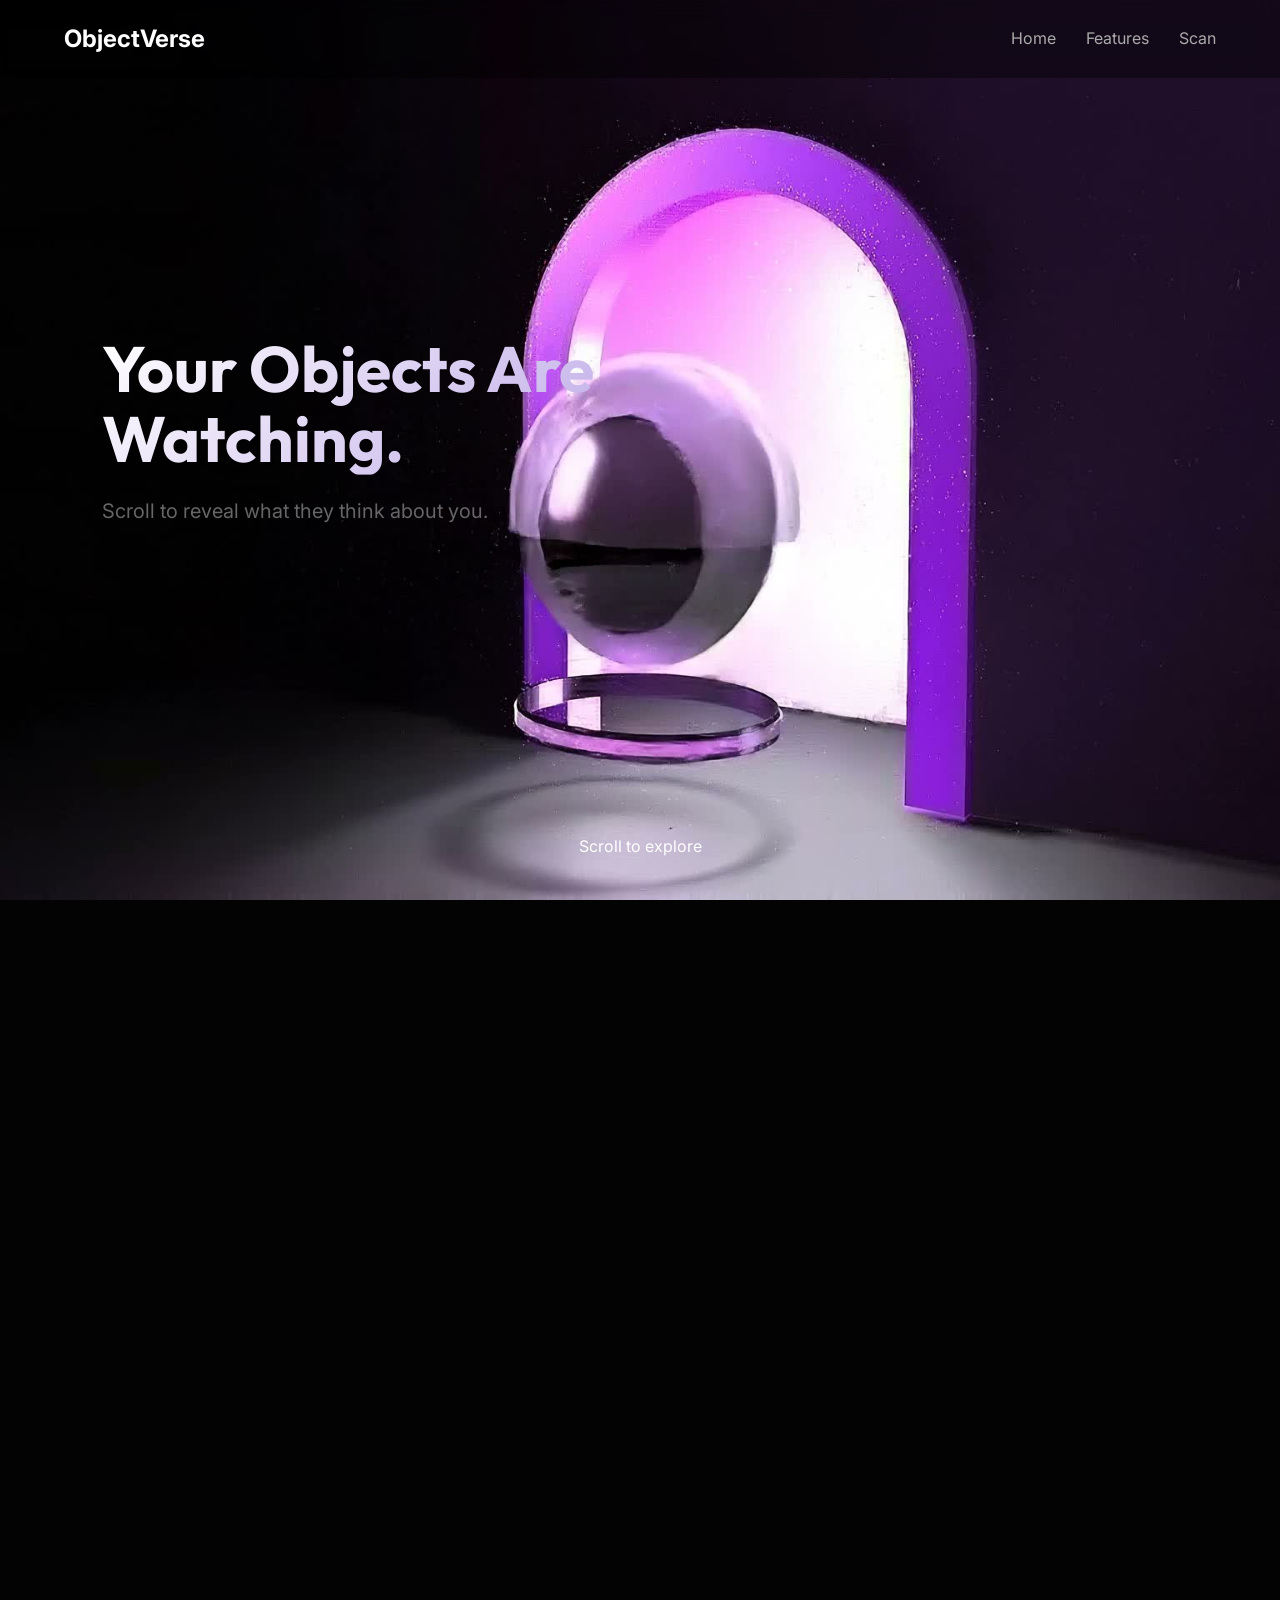
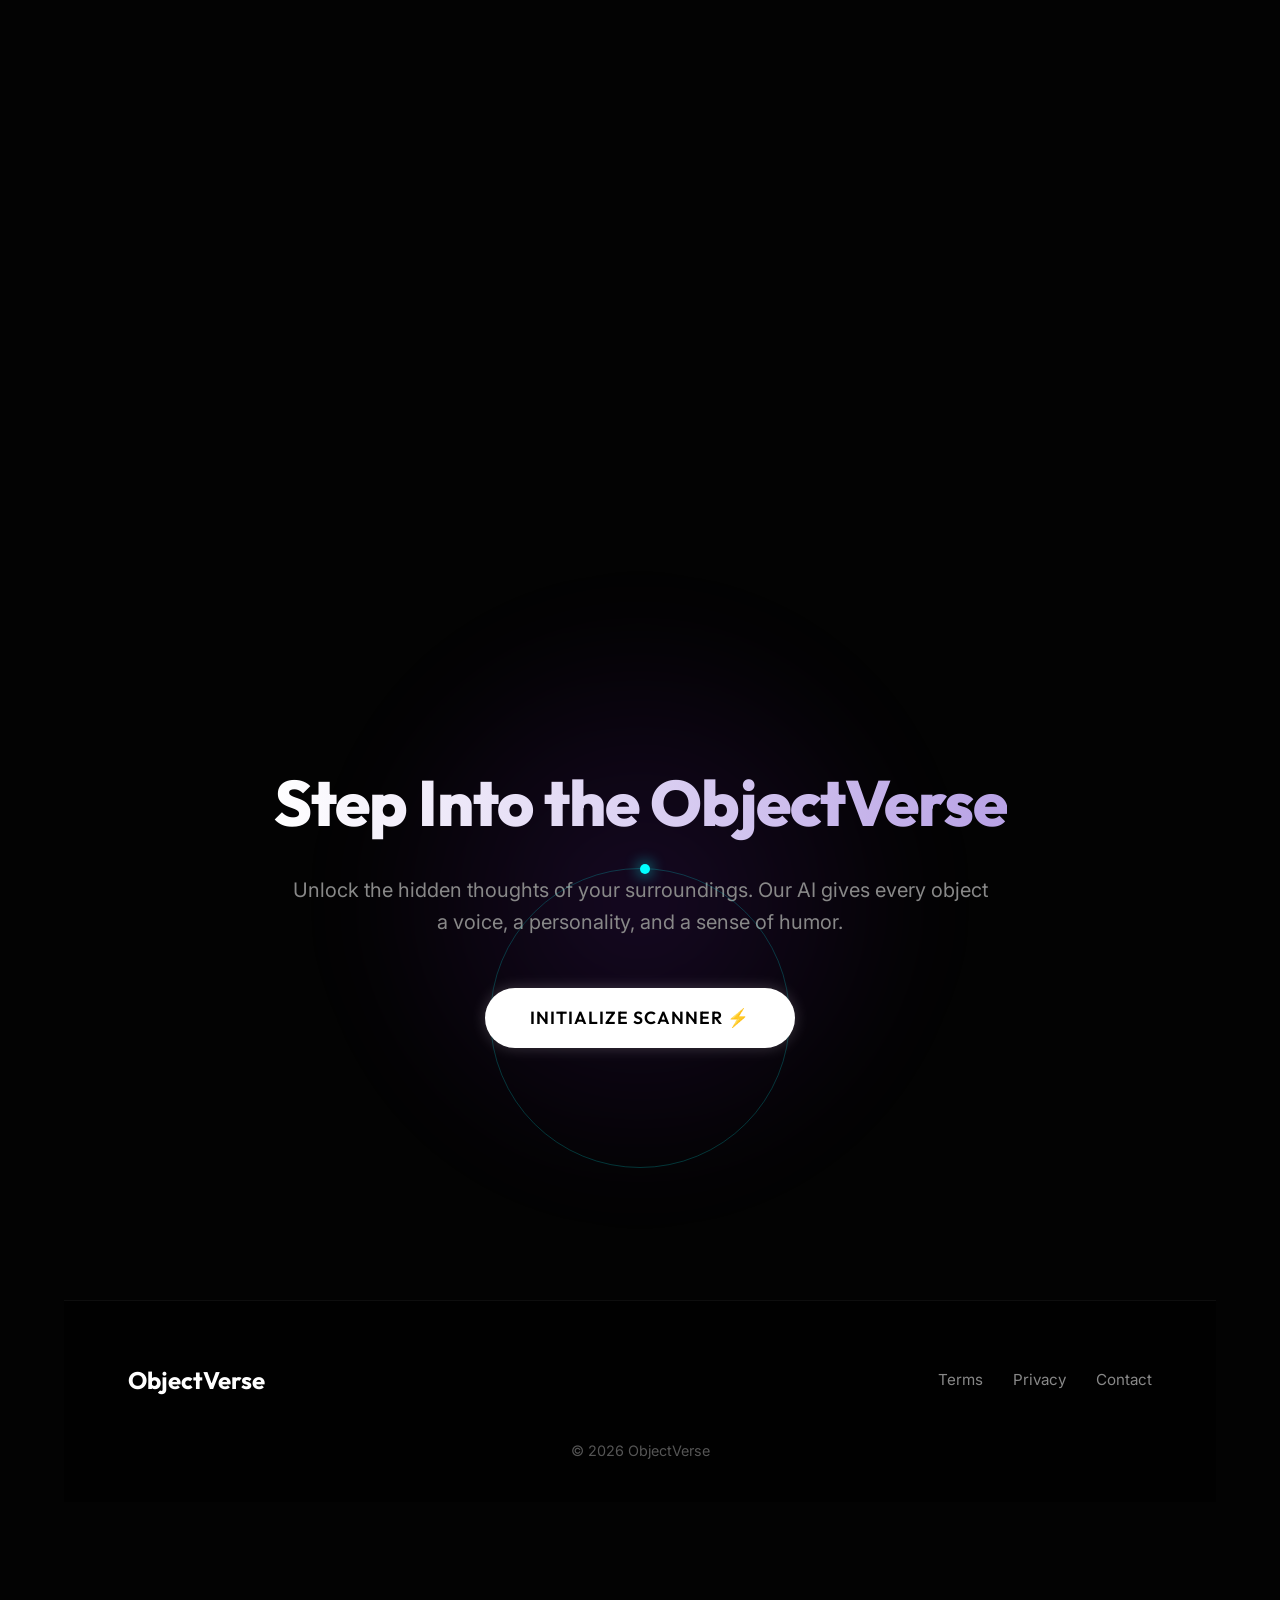
<file: objectverse/index.html>
<!DOCTYPE html>
<html lang="en">

<head>
  <meta charset="UTF-8">
  <meta name="viewport" content="width=device-width, initial-scale=1.0">
  <title>ObjectVerse | The Future of Scanning</title>

  <!-- Fonts -->
  <link rel="preconnect" href="https://fonts.googleapis.com">
  <link rel="preconnect" href="https://fonts.gstatic.com" crossorigin>
  <link
    href="https://fonts.googleapis.com/css2?family=Inter:wght@300;400;600;800&family=Outfit:wght@300;500;700&display=swap"
    rel="stylesheet">

  <link rel="stylesheet" href="style.css">
</head>

<body>

  <!-- Navigation Bar -->
  <header class="site-header">
    <div class="logo">ObjectVerse</div>
    <nav class="site-nav">
      <a href="index.html">Home</a>
      <a href="features.html">Features</a>
      <a href="scan.html">Scan</a>
    </nav>
  </header>

  <!-- Scroll Animation Section -->
  <div class="scroll-container">
    <div class="sticky-section">

      <canvas id="hero-canvas"></canvas>

      <!-- TEXT OVERLAY -->
      <div class="ui-overlay" id="ui-titles">
        <h1 class="hero-title">Your Objects Are Watching.</h1>
        <p class="hero-tagline">Scroll to reveal what they think about you.</p>
      </div>

      <!-- SCROLL INDICATOR -->
      <div class="scroll-indicator" id="scroll-indicator">
        <div class="mouse"></div>
        <p>Scroll to explore</p>
      </div>

    </div>
  </div>

  <!-- MAIN CONTENT -->
  <main class="content-section">

    <!-- SCAN SECTION (IMMERSIVE REDESIGN) -->
    <section class="action-section" id="action">
      <div class="immersive-action fade-up">
        <div class="action-bg-glow"></div>
        <div class="action-content">
          <h2 class="section-title">Step Into the ObjectVerse</h2>
          <p class="section-description">Unlock the hidden thoughts of your surroundings. Our AI gives every object a voice, a personality, and a sense of humor.</p>
          
          <div class="action-visual">
            <div class="scanner-ring-large"></div>
            <a href="scan.html" class="primary-btn neon-btn pulse-btn">
              INITIALIZE SCANNER ⚡
            </a>
          </div>
        </div>
      </div>
    </section>

    <!-- FOOTER -->
    <footer class="site-footer">
      <div class="footer-content">
        <div class="footer-logo">ObjectVerse</div>
        <div class="footer-links">
          <a href="#">Terms</a>
          <a href="#">Privacy</a>
          <a href="#">Contact</a>
        </div>
      </div>
      <p>&copy; 2026 ObjectVerse</p>
    </footer>

  </main>

  <script src="script.js"></script>

</body>

</html>
</file>
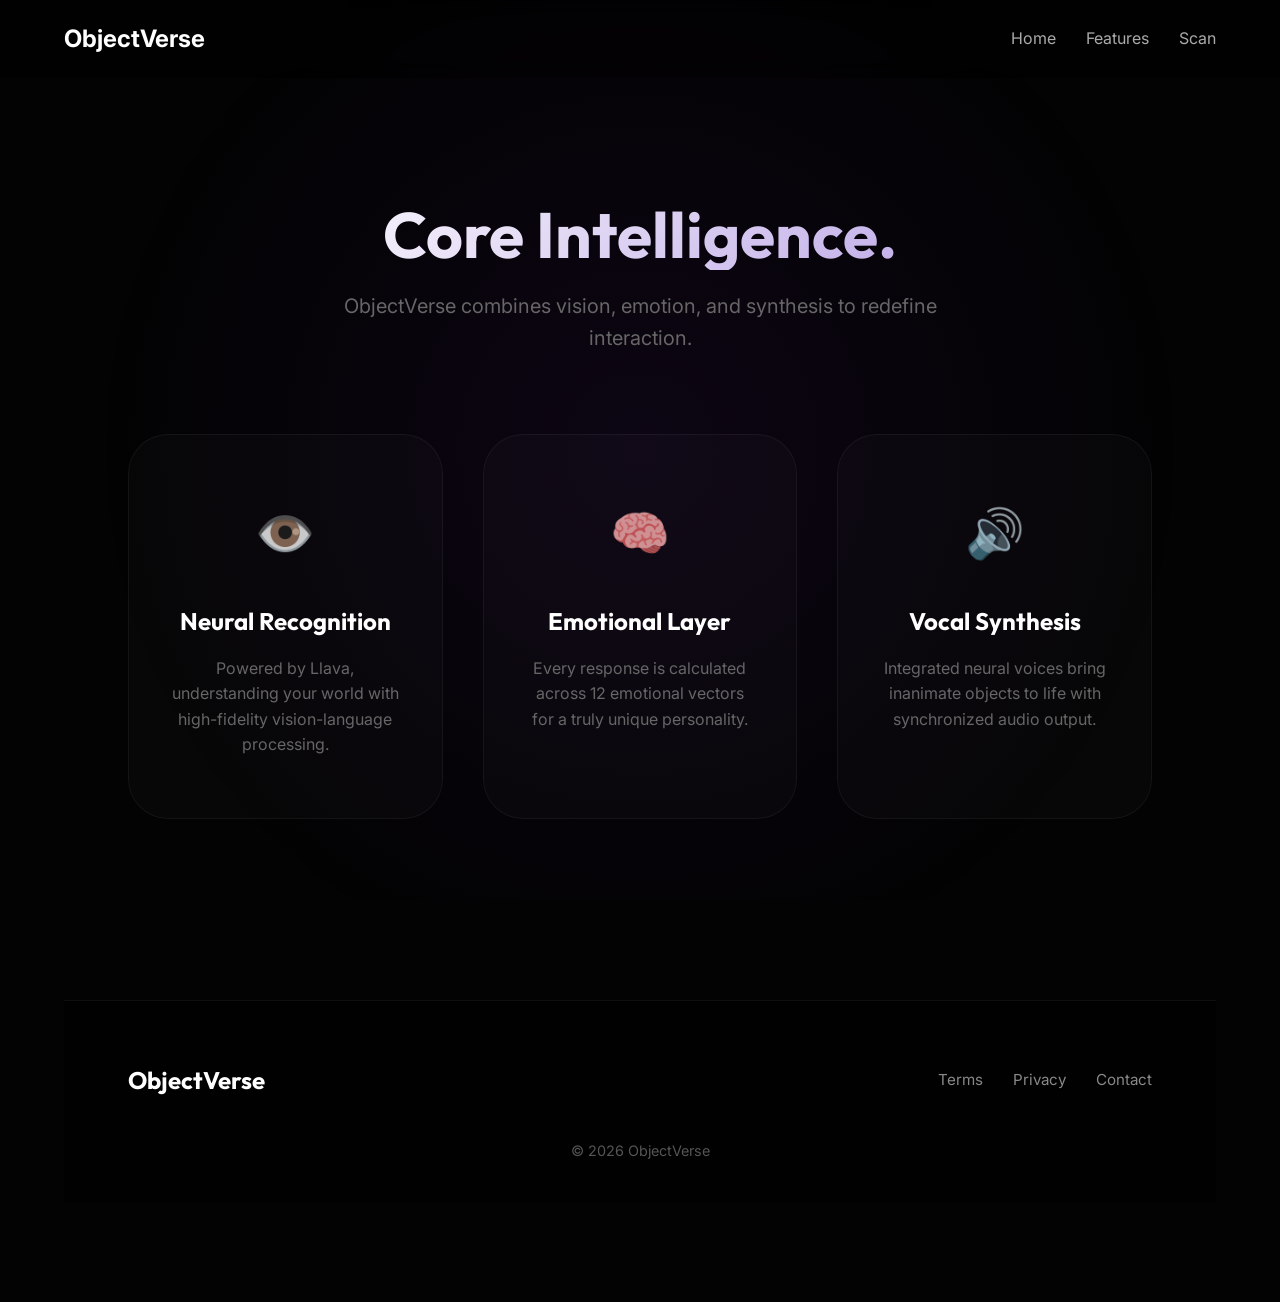
<file: objectverse/features.html>
<!DOCTYPE html>
<html lang="en">
<head>
  <meta charset="UTF-8">
  <meta name="viewport" content="width=device-width, initial-scale=1.0">
  <title>Features | ObjectVerse</title>
  <link rel="preconnect" href="https://fonts.googleapis.com">
  <link rel="preconnect" href="https://fonts.gstatic.com" crossorigin>
  <link href="https://fonts.googleapis.com/css2?family=Inter:wght@300;400;600;800&family=Outfit:wght@300;500;700&display=swap" rel="stylesheet">
  <link rel="stylesheet" href="style.css">
</head>
<body>

  <!-- Navigation Bar -->
  <header class="site-header">
    <div class="logo">ObjectVerse</div>
    <nav class="site-nav">
      <a href="index.html">Home</a>
      <a href="features.html">Features</a>
      <a href="scan.html">Scan</a>
    </nav>
  </header>

  <!-- MAIN CONTENT -->
  <main class="content-section standalone-page">
    <section class="features-minimal standalone-page">
      <div class="page-bg-glow"></div>
      
      <div class="ui-overlay-centered fade-up">
        <h1 class="hero-title">Core Intelligence.</h1>
        <p class="hero-subtitle">ObjectVerse combines vision, emotion, and synthesis to redefine interaction.</p>
      </div>
      
      <div class="feature-grid-minimal">
        <div class="feature-card-clean fade-up">
          <div class="feature-icon-wrapper">👁️</div>
          <h3>Neural Recognition</h3>
          <p>Powered by Llava, understanding your world with high-fidelity vision-language processing.</p>
        </div>

        <div class="feature-card-clean fade-up">
          <div class="feature-icon-wrapper">🧠</div>
          <h3>Emotional Layer</h3>
          <p>Every response is calculated across 12 emotional vectors for a truly unique personality.</p>
        </div>

        <div class="feature-card-clean fade-up">
          <div class="feature-icon-wrapper">🔊</div>
          <h3>Vocal Synthesis</h3>
          <p>Integrated neural voices bring inanimate objects to life with synchronized audio output.</p>
        </div>
      </div>
    </section>

    <!-- FOOTER -->
    <footer class="site-footer">
      <div class="footer-content">
        <div class="footer-logo">ObjectVerse</div>
        <div class="footer-links">
          <a href="#">Terms</a>
          <a href="#">Privacy</a>
          <a href="#">Contact</a>
        </div>
      </div>
      <p>&copy; 2026 ObjectVerse</p>
    </footer>
  </main>

  <script src="script.js"></script>
</body>
</html>
</file>
<file: objectverse/style.css>
/* =========================================================================
   RESET & BASE
   ========================================================================= */
* {
    margin: 0;
    padding: 0;
    box-sizing: border-box;
}

html {
    scroll-behavior: smooth;
}

body {
    background: #030303;
    color: #ffffff;
    font-family: 'Inter', sans-serif;
    overflow-x: hidden;
    line-height: 1.6;
}

/* Global glow effect */
body::before {
    content: "";
    position: fixed;
    inset: 0;
    background: radial-gradient(circle at center, rgba(138, 43, 226, 0.08), transparent 70%);
    pointer-events: none;
    z-index: 0;
}

h1,
h2,
h3,
h4,
.neon-btn {
    font-family: 'Outfit', sans-serif;
}

/* =========================================================================
   HEADER
   ========================================================================= */
.site-header {
    position: fixed;
    top: 0;
    width: 100%;
    padding: 20px 5vw;
    display: flex;
    justify-content: space-between;
    align-items: center;
    z-index: 100;
    backdrop-filter: blur(12px);
    background: rgba(0, 0, 0, 0.4);
}

.logo {
    font-size: 1.5rem;
    font-weight: 700;
}

.site-nav {
    display: flex;
    gap: 30px;
}

.site-nav a {
    color: #aaa;
    text-decoration: none;
    transition: 0.3s;
}

.site-nav a:hover {
    color: white;
    text-shadow: 0 0 10px purple;
}

/* =========================================================================
   SCROLL SECTION
   ========================================================================= */
.scroll-container {
    height: 400vh;
}

.sticky-section {
    position: sticky;
    top: 0;
    height: 100vh;
    overflow: hidden;
}

#hero-canvas {
    position: absolute;
    width: 100%;
    height: 100%;
    object-fit: cover;
}

/* =========================================================================
   HERO TEXT
   ========================================================================= */
.ui-overlay {
    position: absolute;
    top: 50%;
    left: 8%;
    transform: translateY(-50%);
    z-index: 10;
    max-width: 45%; /* Keep text on the left side */
}

.hero-title {
    font-size: clamp(2.5rem, 5vw, 4.5rem); /* Slightly smaller to avoid crowding */
    background: linear-gradient(135deg, #fff, #b8a2e5);
    -webkit-background-clip: text;
    background-clip: text;
    -webkit-text-fill-color: transparent;
    animation: glowText 3s infinite alternate;
    line-height: 1.1;
    margin-bottom: 20px;
}

@keyframes glowText {
    from {
        text-shadow: 0 0 10px purple;
    }

    to {
        text-shadow: 0 0 25px violet;
    }
}

.hero-tagline, .hero-subtitle {
    color: #666;
    font-size: 1.25rem;
    margin-bottom: 40px;
    max-width: 600px;
    margin-left: auto;
    margin-right: auto;
    line-height: 1.6;
}

/* =========================================================================
   SCROLL INDICATOR
   ========================================================================= */
.scroll-indicator {
    position: absolute;
    bottom: 40px;
    left: 50%;
    transform: translateX(-50%);
}

.scroll-indicator.hide {
    opacity: 0;
}

/* =========================================================================
   CONTENT
   ========================================================================= */
.content-section {
    background: linear-gradient(to bottom, transparent, #030303);
    padding: 100px 5vw;
}

.standalone-page {
    padding-top: 100px;
    background: #030303;
    min-height: 100vh;
}

section {
    max-width: 1200px;
    margin: auto;
    padding: 100px 0;
}

/* =========================================================================
   FEATURES IMMERSIVE
   ========================================================================= */
.features-immersive {
    max-width: 1200px;
    margin: 0 auto;
    padding: 100px 20px;
}

.features-intro {
    text-align: center;
    margin-bottom: 100px;
}

.premium-title {
    font-size: clamp(3rem, 7vw, 5rem);
    font-weight: 800;
    margin-bottom: 20px;
    background: linear-gradient(135deg, #fff 30%, #b8a2e5 100%);
    -webkit-background-clip: text;
    background-clip: text;
    -webkit-text-fill-color: transparent;
}

.premium-subtitle {
    color: #666;
    font-size: 1.25rem;
    max-width: 600px;
    margin: 0 auto;
}

.feature-showcase {
    display: flex;
    flex-direction: column;
    gap: 150px;
}

.feature-item {
    display: flex;
    align-items: center;
    gap: 100px;
}

.feature-item.reverse {
    flex-direction: row-reverse;
}

.feature-text {
    flex: 1;
}

.feature-number {
    font-size: 1rem;
    font-family: 'Outfit', sans-serif;
    color: #8a2be2;
    font-weight: 700;
    letter-spacing: 2px;
    display: block;
    margin-bottom: 15px;
}

.feature-text h3 {
    font-size: 2.5rem;
    margin-bottom: 20px;
    color: #fff;
}

.feature-text p {
    font-size: 1.15rem;
    color: #aaa;
    line-height: 1.7;
}

.feature-visual {
    flex: 1;
    display: flex;
    justify-content: center;
}

.glow-box {
    width: 280px;
    height: 280px;
    background: rgba(255, 255, 255, 0.03);
    border-radius: 40px;
    display: flex;
    justify-content: center;
    align-items: center;
    font-size: 8rem;
    position: relative;
    border: 1px solid rgba(255, 255, 255, 0.1);
    box-shadow: 0 20px 50px rgba(0, 0, 0, 0.5);
    transition: 0.5s;
}

.glow-box::before {
    content: "";
    position: absolute;
    inset: -20px;
    background: radial-gradient(circle, rgba(138, 43, 226, 0.2) 0%, transparent 70%);
    z-index: -1;
    border-radius: 60px;
}

.glow-box.purple::before { background: radial-gradient(circle, rgba(138, 43, 226, 0.2) 0%, transparent 70%); }
.glow-box.cyan::before { background: radial-gradient(circle, rgba(0, 255, 255, 0.2) 0%, transparent 70%); }

.feature-item:hover .glow-box {
    transform: translateY(-10px) rotate(5deg);
    border-color: rgba(138, 43, 226, 0.5);
}

@media (max-width: 900px) {
    .feature-item, .feature-item.reverse {
        flex-direction: column;
        text-align: center;
        gap: 50px;
    }
    
    .feature-text h3 { font-size: 2rem; }
    .glow-box { width: 200px; height: 200px; font-size: 5rem; }
}

/* =========================================================================
   IMMERSIVE ACTION SECTION (REDESIGN)
   ========================================================================= */
.action-section {
    padding: 150px 5vw;
    position: relative;
    overflow: hidden;
    text-align: center;
}

.immersive-action {
    display: flex;
    flex-direction: column;
    align-items: center;
    justify-content: center;
    min-height: 500px;
}

.action-bg-glow {
    position: absolute;
    top: 50%;
    left: 50%;
    transform: translate(-50%, -50%);
    width: 600px;
    height: 600px;
    background: radial-gradient(circle, rgba(138, 43, 226, 0.15) 0%, transparent 70%);
    z-index: -1;
    filter: blur(40px);
    animation: pulseGlowSlow 8s infinite alternate;
}

@keyframes pulseGlowSlow {
    from { opacity: 0.5; transform: translate(-50%, -50%) scale(0.9); }
    to { opacity: 1; transform: translate(-50%, -50%) scale(1.1); }
}

.section-title {
    font-size: clamp(2.5rem, 5vw, 4rem);
    font-weight: 800;
    margin-bottom: 20px;
    background: linear-gradient(to right, #fff, #b8a2e5);
    -webkit-background-clip: text;
    background-clip: text;
    -webkit-text-fill-color: transparent;
    letter-spacing: -1px;
}

.section-description {
    color: #888;
    font-size: 1.25rem;
    max-width: 700px;
    margin: 0 auto 50px;
    line-height: 1.6;
}

.action-visual {
    position: relative;
    display: flex;
    justify-content: center;
    align-items: center;
}

.scanner-ring-large {
    position: absolute;
    width: 300px;
    height: 300px;
    border: 1px solid rgba(0, 255, 255, 0.2);
    border-radius: 50%;
    animation: rotateRing 15s linear infinite;
}

@keyframes rotateRing {
    from { transform: rotate(0deg); }
    to { transform: rotate(360deg); }
}

.scanner-ring-large::after {
    content: "";
    position: absolute;
    top: -5px;
    left: 50%;
    width: 10px;
    height: 10px;
    background: #00ffff;
    border-radius: 50%;
    box-shadow: 0 0 15px #00ffff;
}

.pulse-btn {
    position: relative;
    z-index: 2;
    background: #fff;
    color: #000;
    font-size: 1.2rem;
    padding: 20px 50px;
    border-radius: 50px;
    transition: 0.4s cubic-bezier(0.175, 0.885, 0.32, 1.275);
}

.pulse-btn:hover {
    transform: scale(1.1);
    box-shadow: 0 0 40px rgba(138, 43, 226, 0.6);
}

/* =========================================================================
   BUTTONS
   ========================================================================= */
.neon-btn {
    display: inline-block;
    text-decoration: none;
    padding: 16px 45px;
    border-radius: 30px;
    background: #fff;
    color: #000;
    border: none;
    cursor: pointer;
    font-weight: 600;
    font-size: 1.1rem;
    transition: all 0.3s ease;
    text-transform: uppercase;
    letter-spacing: 1px;
    box-shadow: 0 0 15px rgba(255, 255, 255, 0.2);
}

.neon-btn:hover {
    background: #8a2be2;
    color: #fff;
    box-shadow: 0 0 20px #8a2be2, 0 0 40px #8a2be2;
    transform: scale(1.05);
}

/* =========================================================================
   MINIMALIST CINEMATIC THEME (COHESIVE)
   ========================================================================= */
.ui-overlay-centered {
    text-align: center;
    max-width: 800px;
    margin: 0 auto 80px;
    position: relative;
    z-index: 5;
}

.controls-minimal {
    display: flex;
    flex-direction: column;
    align-items: center;
    gap: 30px;
    margin-top: 40px;
}

.personality-pill {
    display: flex;
    align-items: center;
    gap: 15px;
    background: rgba(255, 255, 255, 0.05);
    padding: 8px 20px;
    border-radius: 50px;
    border: 1px solid rgba(255, 255, 255, 0.1);
}

.personality-pill label {
    font-size: 0.7rem;
    letter-spacing: 2px;
    color: #666;
    font-weight: 700;
}

.pill-select {
    background: transparent;
    border: none;
    color: #fff;
    font-family: 'Outfit', sans-serif;
    font-size: 0.9rem;
    outline: none;
    cursor: pointer;
}

/* Scanner Minimal */
.scanner-minimal-container {
    position: relative;
    width: clamp(280px, 80vw, 640px);
    aspect-ratio: 4/3;
    margin: 0 auto;
    background: #000;
    border-radius: 30px;
    overflow: hidden;
    border: 1px solid rgba(255, 255, 255, 0.1);
    box-shadow: 0 50px 100px rgba(0, 0, 0, 0.9);
}

.scanner-wait-overlay {
    position: absolute;
    inset: 0;
    display: flex;
    flex-direction: column;
    align-items: center;
    justify-content: center;
    background: rgba(0, 0, 0, 0.8);
    z-index: 10;
    transition: opacity 0.5s ease;
}

.pulse-ring {
    width: 60px;
    height: 60px;
    border: 2px solid rgba(0, 255, 255, 0.3);
    border-radius: 50%;
    margin-bottom: 20px;
    animation: pulseRingSimple 2s infinite;
}

@keyframes pulseRingSimple {
    0% { transform: scale(0.8); opacity: 0.8; }
    100% { transform: scale(1.5); opacity: 0; }
}

.scanner-minimal-container.scanning-active .scanner-wait-overlay {
    opacity: 0;
    pointer-events: none;
}

.scanner-wait-overlay span {
    font-size: 0.7rem;
    letter-spacing: 5px;
    color: #444;
    font-weight: 800;
}

/* Features Minimal Grid */
.feature-grid-minimal {
    display: grid;
    grid-template-columns: repeat(auto-fit, minmax(300px, 1fr));
    gap: 40px;
    padding: 0 5vw;
}

.feature-card-clean {
    background: rgba(255, 255, 255, 0.02);
    border: 1px solid rgba(255, 255, 255, 0.05);
    padding: 60px 40px;
    border-radius: 40px;
    transition: 0.4s;
    text-align: center;
}

.feature-card-clean:hover {
    background: rgba(255, 255, 255, 0.04);
    border-color: rgba(138, 43, 226, 0.3);
    transform: translateY(-10px);
}

.feature-icon-wrapper {
    font-size: 3rem;
    margin-bottom: 30px;
    opacity: 0.8;
}

.feature-card-clean h3 {
    font-size: 1.5rem;
    margin-bottom: 15px;
    color: #fff;
}

.feature-card-clean p {
    color: #666;
    line-height: 1.6;
}

/* Loading Minimal */
.loading-minimal {
    margin-top: 40px;
    display: flex;
    flex-direction: column;
    align-items: center;
    gap: 20px;
}

.spinner-modern {
    width: 40px;
    height: 40px;
    border: 2px solid rgba(138, 43, 226, 0.1);
    border-top-color: #8a2be2;
    border-radius: 50%;
    animation: spin 1s linear infinite;
}

@keyframes spin {
    to { transform: rotate(360deg); }
}

.loading-text-modern {
    font-size: 0.8rem;
    letter-spacing: 3px;
    color: #444;
    font-weight: 700;
}

/* FIX: REMOVE PROBLEMATIC BLUR */
#result-overlay {
    backdrop-filter: blur(20px); /* Keep this as it's the final result */
}

/* Prevent global blur from affecting camera */
.blur-active .scanner-minimal-container {
    filter: none !important;
}

.scanner-minimal-container.scanning-active {
    border-color: rgba(0, 255, 255, 0.4);
    box-shadow: 0 0 50px rgba(0, 255, 255, 0.2);
}

.scanner-laser {
    position: absolute;
    top: 0;
    left: 0;
    width: 100%;
    height: 3px;
    background: #00ffff;
    box-shadow: 0 0 15px #00ffff, 0 0 30px #00ffff;
    animation: scanLaser 2.5s infinite linear alternate;
    z-index: 15;
    display: none;
}

@keyframes scanLaser {
    0% { transform: translateY(0); }
    100% { transform: translateY(480px); }
}

.snap-btn {
    position: absolute;
    bottom: 30px;
    left: 50%;
    transform: translateX(-50%);
    z-index: 25;
    padding: 15px 40px;
    background: #fff;
    color: #000;
    border: none;
    border-radius: 50px;
    font-weight: 800;
    letter-spacing: 1px;
    cursor: pointer;
    transition: 0.3s cubic-bezier(0.175, 0.885, 0.32, 1.275);
    box-shadow: 0 10px 30px rgba(0, 0, 0, 0.5);
}

.snap-btn:hover {
    transform: translateX(-50%) scale(1.1);
    background: #00ffff;
    box-shadow: 0 0 30px rgba(0, 255, 255, 0.5);
}

.snap-btn.hide {
    display: none;
}

@media (max-width: 700px) {
    .scanner-viewport-container {
        width: 90vw;
        height: 67vw;
    }
}

/* 🔹 GLOBAL BLUR EFFECT */
#app-wrapper {
    transition: filter 0.6s ease, opacity 0.6s ease;
}

#app-wrapper.blur-active {
    filter: blur(25px) brightness(0.4) grayscale(0.5);
    pointer-events: none;
    user-select: none;
}

/* 🔹 CINEMATIC SPLIT-SCREEN OVERLAY */
.roast-box {
    position: fixed;
    top: 0;
    left: 0;
    width: 100vw;
    height: 100vh;
    z-index: 999999; /* Even higher */
    background: radial-gradient(circle at 40% 50%, rgba(60, 20, 120, 0.4) 0%, rgba(5, 2, 10, 0.98) 100%);
    display: none; /* Hide by default */
    flex-direction: row;
    align-items: center;
    justify-content: center;
    opacity: 0;
    transition: all 0.6s cubic-bezier(0.4, 0, 0.2, 1);
}

.roast-box.active {
    display: flex !important;
    opacity: 1;
}

/* Left Side: Avatar Maximized */
.result-left {
    flex: 1;
    height: 100vh;
    display: flex;
    justify-content: center;
    align-items: center;
    position: relative;
    overflow: visible;
}

.avatar-aura {
    position: absolute;
    width: 100vw; /* cover whole bg */
    height: 100vh;
    background: radial-gradient(circle, rgba(0, 255, 255, 0.1) 0%, transparent 60%);
    z-index: -1;
    animation: glowRotate 20s linear infinite;
}

.avatar-container {
    position: relative;
    width: 100%;
    height: 100%;
    display: flex;
    justify-content: center;
    align-items: center;
    transform: scale(0.6) translateX(-50px);
    opacity: 0;
    transition: all 1.2s cubic-bezier(0.34, 1.56, 0.64, 1);
}

.roast-box.active .avatar-container {
    transform: scale(1) translateX(0);
    opacity: 1;
    animation: cameraShake 0.5s 0.8s;
}

#avatar {
    font-size: 25rem; /* Massive Emojis */
    text-shadow: 0 0 100px rgba(0, 255, 255, 0.8);
    animation: float 5s infinite ease-in-out;
}

#avatar img {
    height: 90vh; /* Story book type big */
    width: auto;
    object-fit: contain;
    filter: drop-shadow(0 0 60px rgba(0, 255, 255, 0.7));
    mix-blend-mode: screen; /* Removes black backgrounds from assets */
}

/* Right Side: Hero Text */
.result-right {
    flex: 1;
    height: 100vh;
    display: flex;
    flex-direction: column;
    justify-content: center;
    align-items: flex-start;
    padding: 0 8% 0 2%;
    transform: translateX(50px);
    opacity: 0;
    transition: all 1.2s cubic-bezier(0.4, 0, 0.2, 1);
}

.roast-box.active .result-right {
    transform: translateX(0);
    opacity: 1;
}

#message {
    color: #fff;
    font-size: 2.2rem; /* Balanced "Book" Style */
    font-weight: 700;
    line-height: 1.2;
    text-shadow: 0 0 20px rgba(0, 255, 255, 0.4);
    margin: 20px 0;
    font-family: 'Outfit', sans-serif;
    text-align: left;
    max-width: 85%;
    min-height: 3em;
}

#detected-label {
    font-size: 1.2rem;
    letter-spacing: 8px;
    color: #00ffff;
    opacity: 0.9;
    text-transform: uppercase;
    font-weight: 300;
}

/* Sound Waves */
.sound-wave {
    position: absolute;
    width: 120%;
    height: 120%;
    border: 2px solid rgba(0, 255, 255, 0.3);
    border-radius: 50%;
    opacity: 0;
}

.sound-wave.active {
    animation: waveExpand 1.5s infinite;
}

@keyframes waveExpand {
    0% { transform: scale(0.5); opacity: 0; border-width: 10px; }
    50% { opacity: 0.5; }
    100% { transform: scale(1.5); opacity: 0; border-width: 1px; }
}

@keyframes cameraShake {
    0% { transform: translate(0,0); }
    25% { transform: translate(10px, 10px); }
    50% { transform: translate(-10px, -10px); }
    75% { transform: translate(10px, -10px); }
    100% { transform: translate(0,0); }
}

@keyframes glowRotate {
    from { transform: rotate(0deg); }
    to { transform: rotate(360deg); }
}

/* Entrance Animation */
.pop-out {
    animation: popOut 0.6s cubic-bezier(0.34, 1.56, 0.64, 1) forwards !important;
}

@keyframes popOut {
    0% { transform: scale(0); opacity: 0; }
    70% { transform: scale(1.1); opacity: 1; }
    100% { transform: scale(1); opacity: 1; }
}

@keyframes wavePulse {
    0% { transform: scale(0.8); opacity: 0.8; }
    100% { transform: scale(1.8); opacity: 0; }
}

@keyframes spin {
    to { transform: rotate(360deg); }
}

@keyframes glowPulse {
    from { box-shadow: 0 0 5px #00ffff; }
    to { box-shadow: 0 0 20px #00ffff; }
}

/* (Legacy Message Removed) */

.glass-card {
    background: linear-gradient(135deg, rgba(20, 10, 40, 0.7) 0%, rgba(10, 5, 20, 0.8) 100%);
    border: 1px solid rgba(0, 255, 255, 0.15);
    box-shadow: 0 15px 35px rgba(0, 0, 0, 0.5), inset 0 0 20px rgba(128, 0, 255, 0.1);
}

/* Animations */
.pulse-anim {
    animation: pulseGlow 2s infinite alternate;
}

@keyframes pulseGlow {
    from { box-shadow: 0 0 10px rgba(255,255,255,0.2); }
    to { box-shadow: 0 0 30px rgba(255,255,255,0.6); }
}

/* (Legacy Avatar Image Removed) */

.speaking {
    animation: talk 0.3s ease infinite alternate;
}

@keyframes talk {
    from { transform: scale(1) translateY(0); }
    to { transform: scale(1.05) translateY(-5px); }
}

/* 🔹 TYPEWRITER CURSOR */
.typewriter::after {
    content: "|";
    animation: blink 0.7s infinite;
    margin-left: 2px;
    color: #00ffff;
}

@keyframes blink {
    0%, 100% { opacity: 1; }
    50% { opacity: 0; }
}


@keyframes pulseGlow {
    from { box-shadow: 0 0 10px rgba(255,255,255,0.2); }
    to { box-shadow: 0 0 30px rgba(255,255,255,0.6); }
}

/* =========================================================================
   FOOTER
   ========================================================================= */
.site-footer {
    padding: 60px 5vw 40px;
    border-top: 1px solid rgba(255, 255, 255, 0.05);
    background-color: #010101;
    position: relative;
    z-index: 10;
}

.footer-content {
    display: flex;
    justify-content: space-between;
    align-items: center;
    max-width: 1200px;
    margin: 0 auto 40px;
    flex-wrap: wrap;
    gap: 20px;
}

.footer-logo {
    font-family: 'Outfit', sans-serif;
    font-size: 1.5rem;
    font-weight: 700;
    color: #fff;
}

.footer-links {
    display: flex;
    gap: 30px;
}

.footer-links a {
    color: #888;
    text-decoration: none;
    font-size: 0.95rem;
    transition: color 0.3s ease;
}

.footer-links a:hover {
    color: #fff;
}

.site-footer p {
    text-align: center;
    color: #555;
    font-size: 0.9rem;
}

/* =========================================================================
   ANIMATIONS
   ========================================================================= */
.fade-up {
    opacity: 0;
    transform: translateY(40px);
    transition: 0.8s;
}

.fade-up.visible {
    opacity: 1;
    transform: translateY(0);
}

/* =========================================================================
   RESPONSIVE
   ========================================================================= */
/* =========================================================================
   RESPONSIVE
   ========================================================================= */
@media (max-width: 1024px) {
    .ui-overlay {
        max-width: 60%;
        left: 5%;
    }
}

@media (max-width: 768px) {
    .site-header {
        padding: 15px 20px;
        flex-direction: column;
        gap: 15px;
    }

    .site-nav {
        gap: 15px;
        font-size: 0.9rem;
    }

    .ui-overlay {
        position: relative;
        top: 40%;
        left: 0;
        transform: none;
        max-width: 90%;
        margin: 0 auto;
        text-align: center;
        padding: 0 20px;
    }

    .hero-title {
        font-size: 3rem;
    }

    .hero-tagline {
        font-size: 1rem;
    }

    /* Stack Roast Box on Mobile */
    .roast-box {
        flex-direction: column;
        padding: 40px 20px;
        overflow-y: auto;
    }

    .result-left {
        height: auto;
        min-height: 40vh;
    }

    .avatar-container {
        transform: scale(0.4) translateY(0);
    }

    #avatar {
        font-size: 10rem;
    }
    
    #avatar img {
        height: 40vh;
    }

    .result-right {
        height: auto;
        padding: 20px;
        align-items: center;
        text-align: center;
        transform: translateY(30px);
    }

    #message {
        font-size: 1.4rem;
        text-align: center;
        max-width: 100%;
    }

    .mode-selector {
        display: flex;
        flex-direction: column;
        align-items: center;
        gap: 10px;
    }

    .glass-select {
        margin-left: 0;
    }
}
</file>
